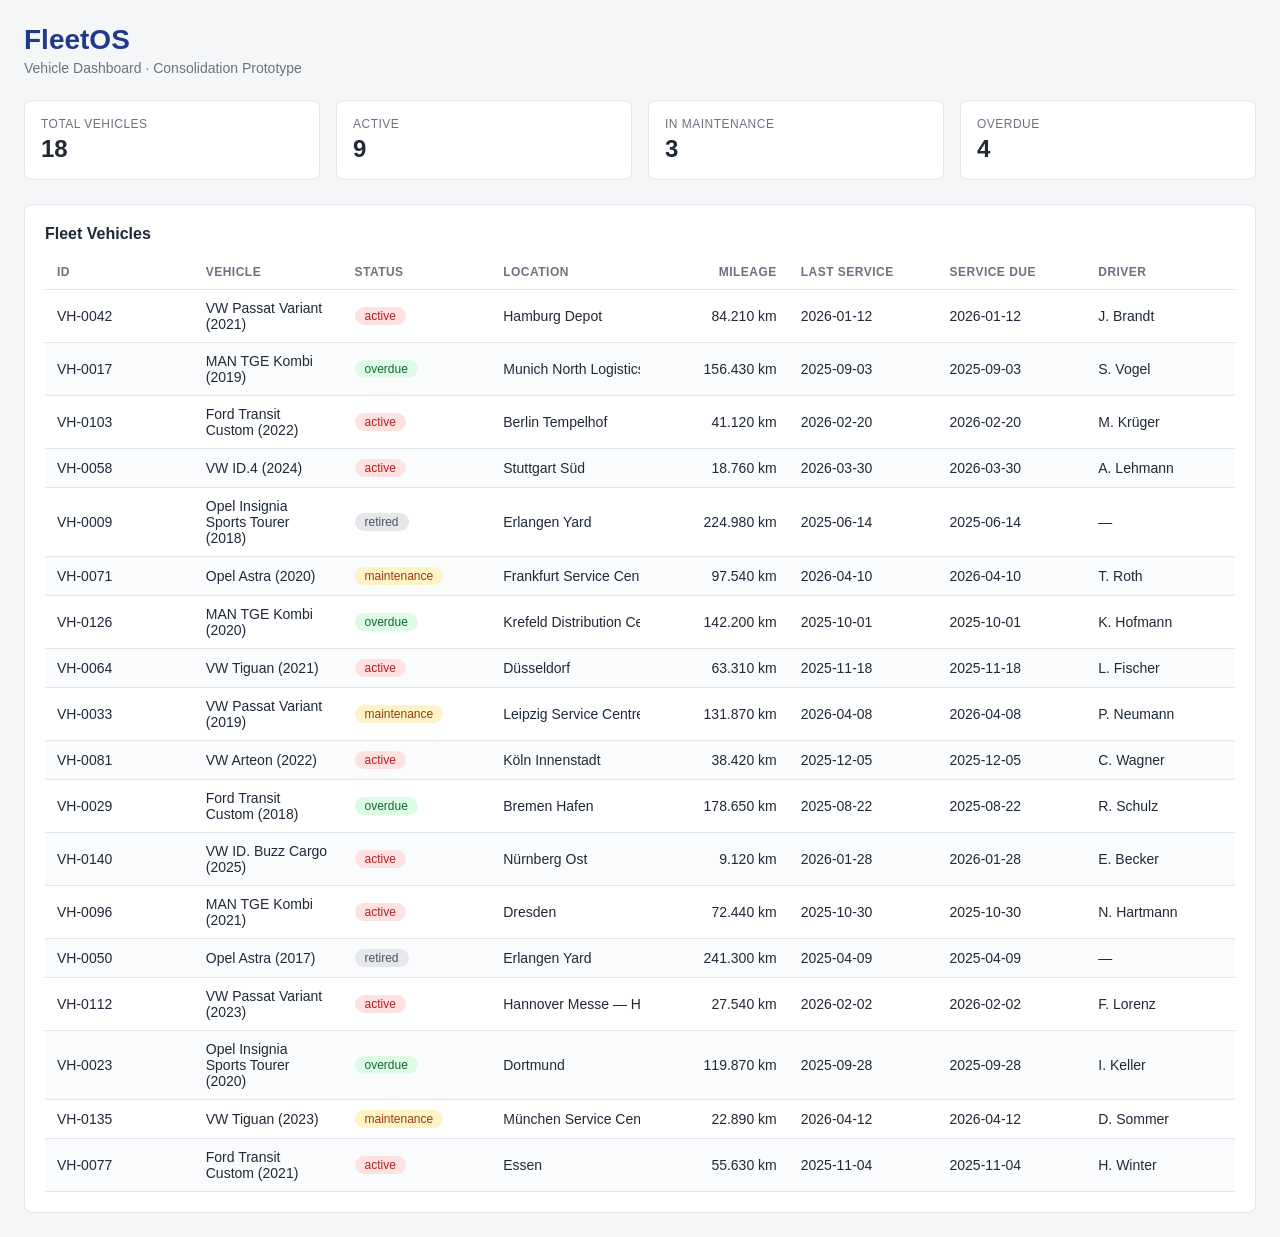
<file: 1_dashboard/starter/index.html>
<!doctype html>
<html lang="en">
  <head>
    <meta charset="utf-8" />
    <meta name="viewport" content="width=device-width, initial-scale=1" />
    <title>FleetOS — Vehicle Dashboard</title>
    <link rel="stylesheet" href="styles.css?v=starter" />
    <script src="app.js?v=starter" defer></script>
  </head>
  <body>
    <header class="page-header">
      <h1>FleetOS</h1>
      <p class="subtitle">Vehicle Dashboard · Consolidation Prototype</p>
    </header>

    <section class="summary" aria-label="Fleet summary">
      <div class="stat-card">
        <span class="stat-label">Total Vehicles</span>
        <span class="stat-value" id="stat-total">–</span>
      </div>
      <div class="stat-card">
        <span class="stat-label">Active</span>
        <span class="stat-value" id="stat-active">–</span>
      </div>
      <div class="stat-card">
        <span class="stat-label">In Maintenance</span>
        <span class="stat-value" id="stat-maintenance">–</span>
      </div>
      <div class="stat-card">
        <span class="stat-label">Overdue</span>
        <span class="stat-value" id="stat-overdue">–</span>
      </div>
    </section>

    <section class="panel">
      <h2>Fleet Vehicles</h2>
      <table id="vehicle-table">
        <thead>
          <tr>
            <th>ID</th>
            <th>Vehicle</th>
            <th>Status</th>
            <th>Location</th>
            <th class="num">Mileage</th>
            <th>Last Service</th>
            <th>Service Due</th>
            <th>Driver</th>
          </tr>
        </thead>
        <tbody id="vehicle-tbody"></tbody>
      </table>
    </section>
  </body>
</html>
</file>
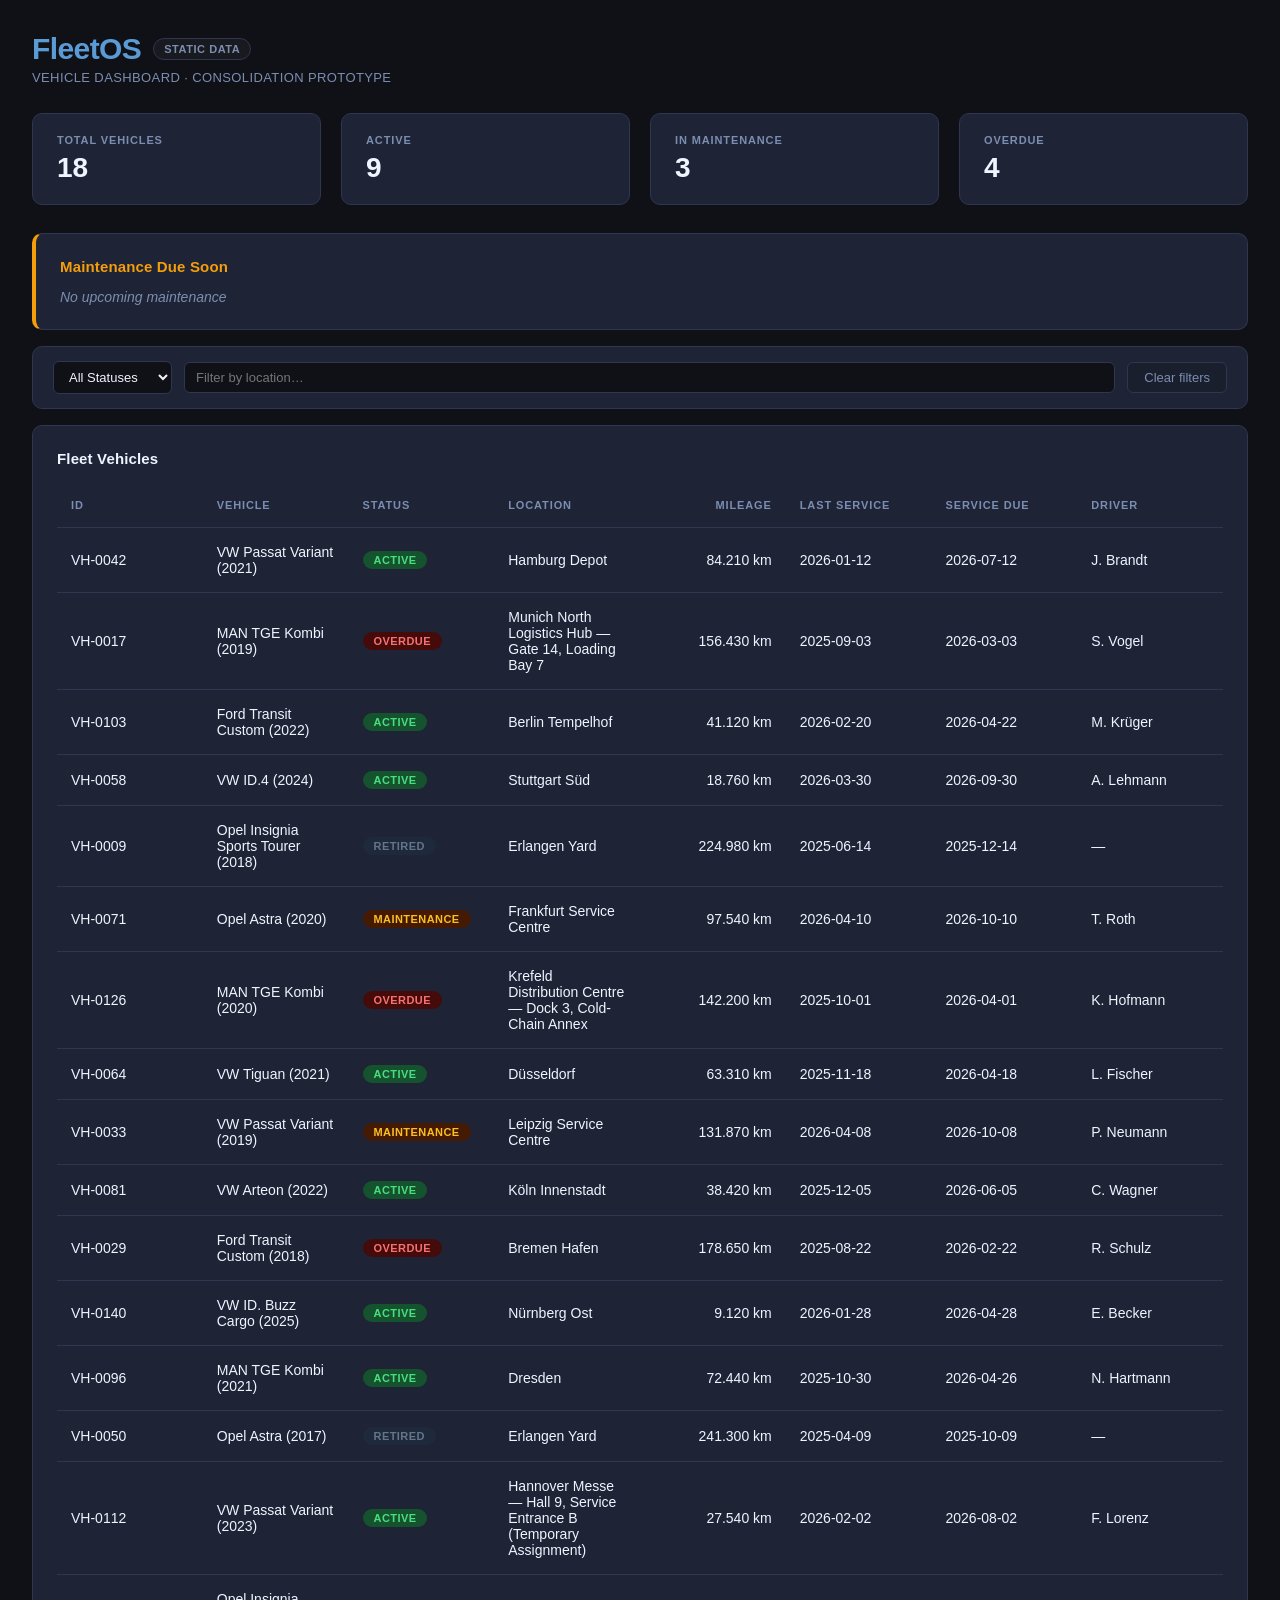
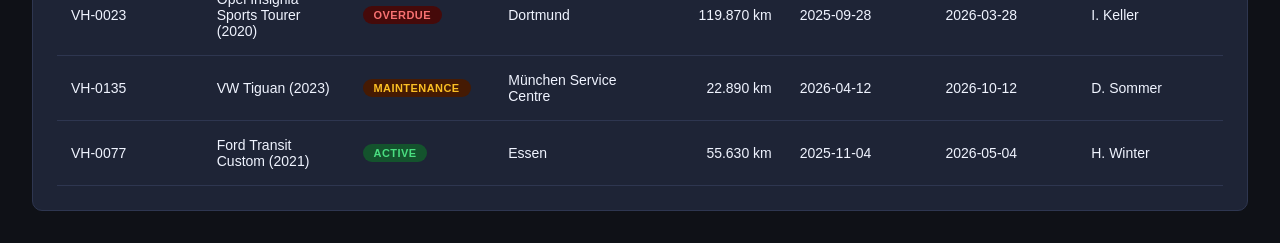
<file: 2_code_modernisation/dashboard/index.html>
<!doctype html>
<html lang="en">
  <head>
    <meta charset="utf-8" />
    <meta name="viewport" content="width=device-width, initial-scale=1" />
    <title>FleetOS — Vehicle Dashboard</title>
    <link rel="stylesheet" href="styles.css?v=starter" />
    <script src="app.js?v=starter" defer></script>
  </head>
  <body>
    <header class="page-header">
      <div class="header-row">
        <h1>FleetOS</h1>
        <span id="data-source-badge" class="data-source static">Static data</span>
      </div>
      <p class="subtitle">Vehicle Dashboard · Consolidation Prototype</p>
    </header>

    <section class="summary" aria-label="Fleet summary">
      <div class="stat-card">
        <span class="stat-label">Total Vehicles</span>
        <span class="stat-value" id="stat-total">–</span>
      </div>
      <div class="stat-card">
        <span class="stat-label">Active</span>
        <span class="stat-value" id="stat-active">–</span>
      </div>
      <div class="stat-card">
        <span class="stat-label">In Maintenance</span>
        <span class="stat-value" id="stat-maintenance">–</span>
      </div>
      <div class="stat-card">
        <span class="stat-label">Overdue</span>
        <span class="stat-value" id="stat-overdue">–</span>
      </div>
    </section>

    <section class="maintenance-alert" aria-label="Maintenance due soon">
      <h2>Maintenance Due Soon</h2>
      <div id="maintenance-list"></div>
    </section>

    <section class="filter-bar">
      <select id="filter-status">
        <option value="">All Statuses</option>
        <option value="active">Active</option>
        <option value="maintenance">Maintenance</option>
        <option value="overdue">Overdue</option>
      </select>
      <input id="filter-location" type="text" placeholder="Filter by location…" />
      <button id="filter-clear">Clear filters</button>
    </section>

    <section class="panel">
      <h2>Fleet Vehicles</h2>
      <table id="vehicle-table">
        <thead>
          <tr>
            <th>ID</th>
            <th>Vehicle</th>
            <th>Status</th>
            <th>Location</th>
            <th class="num">Mileage</th>
            <th>Last Service</th>
            <th>Service Due</th>
            <th>Driver</th>
          </tr>
        </thead>
        <tbody id="vehicle-tbody"></tbody>
      </table>
    </section>
  </body>
</html>
</file>
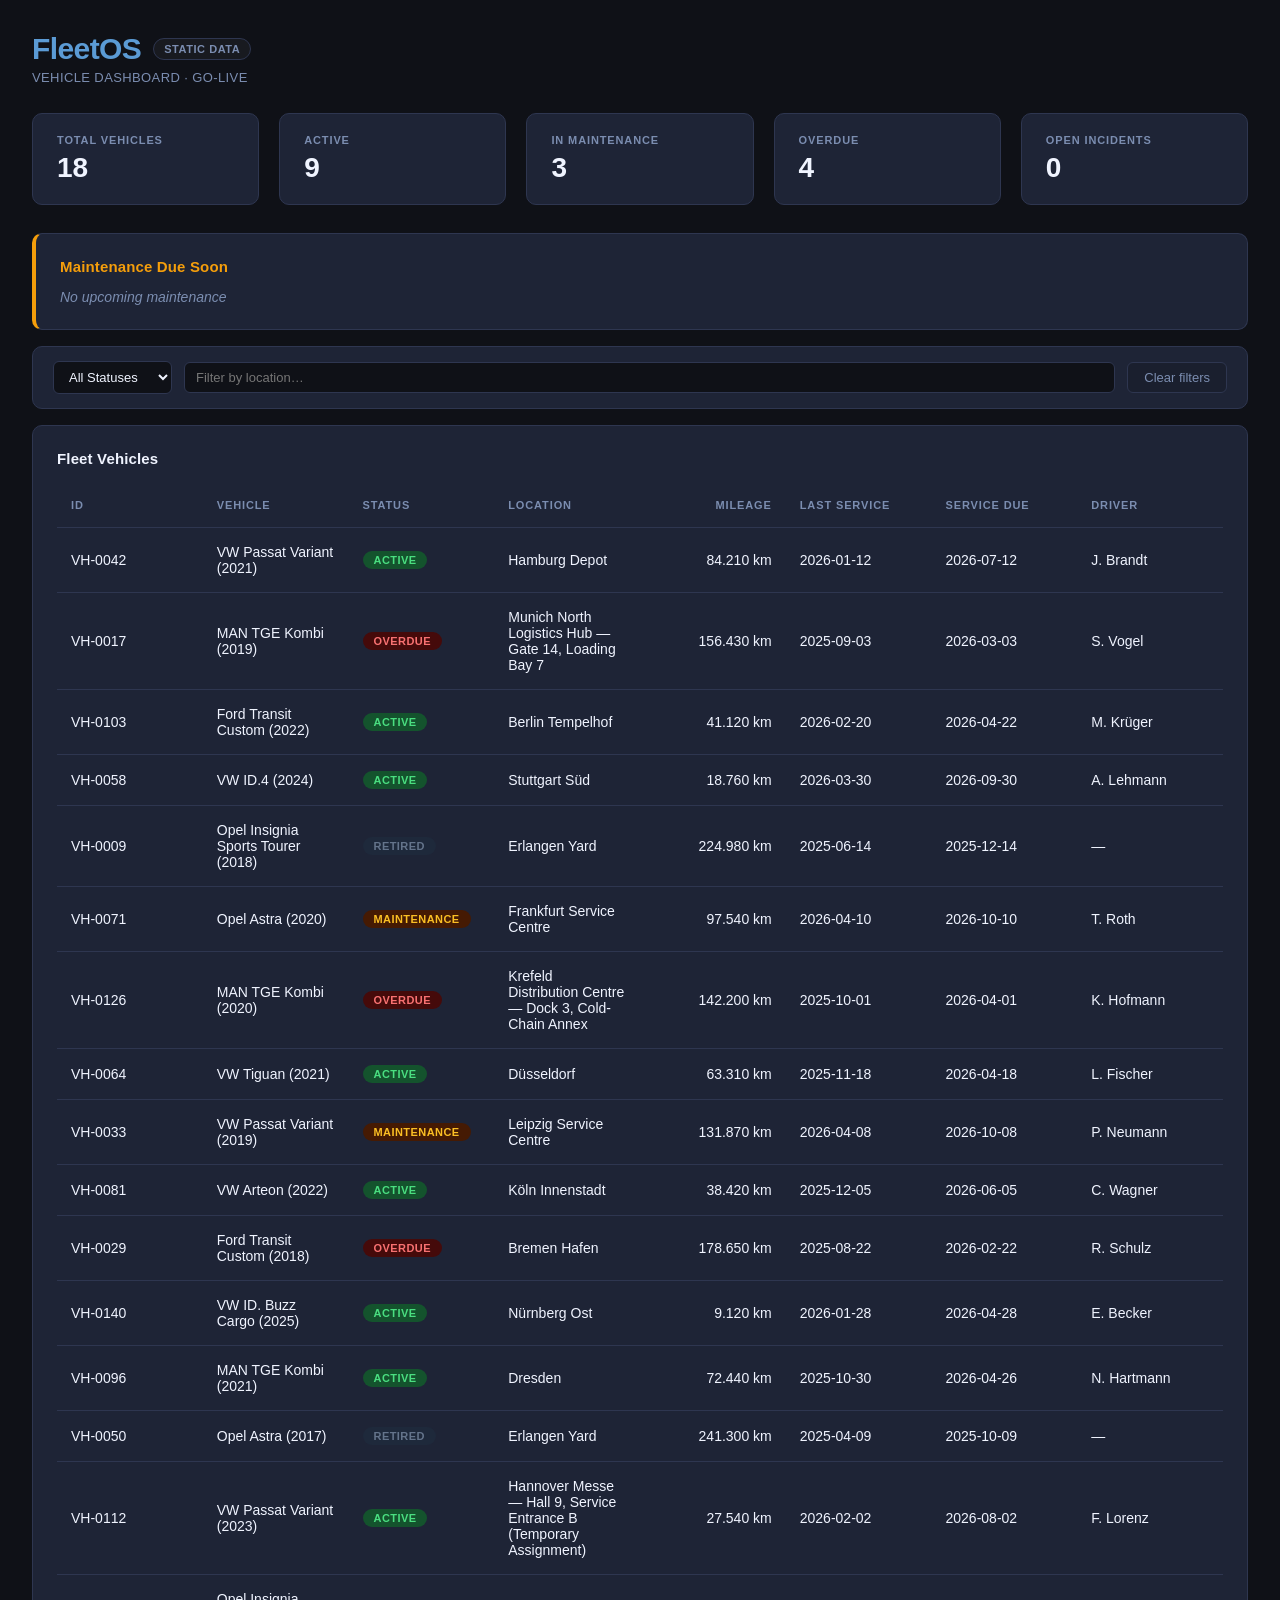
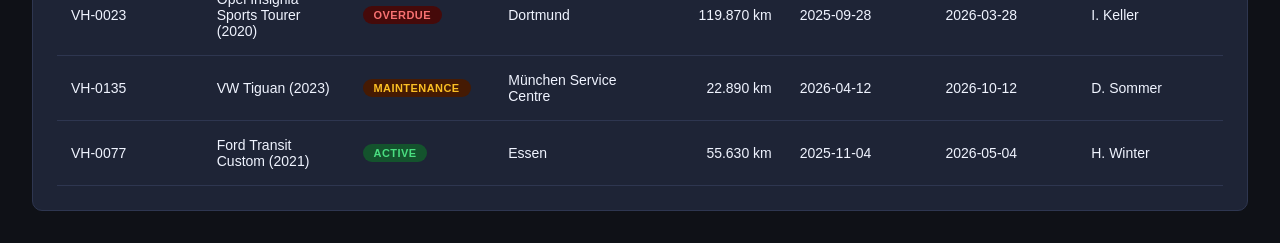
<file: 3_loops/dashboard/index.html>
<!doctype html>
<html lang="en">
  <head>
    <meta charset="utf-8" />
    <meta name="viewport" content="width=device-width, initial-scale=1" />
    <title>FleetOS — Vehicle Dashboard</title>
    <link rel="stylesheet" href="styles.css?v=starter" />
    <script src="app.js?v=starter" defer></script>
  </head>
  <body>
    <header class="page-header">
      <div class="header-row">
        <h1>FleetOS</h1>
        <span id="data-source-badge" class="data-source static">Static data</span>
      </div>
      <p class="subtitle">Vehicle Dashboard · Go-Live</p>
    </header>

    <section class="summary" aria-label="Fleet summary">
      <div class="stat-card">
        <span class="stat-label">Total Vehicles</span>
        <span class="stat-value" id="stat-total">–</span>
      </div>
      <div class="stat-card">
        <span class="stat-label">Active</span>
        <span class="stat-value" id="stat-active">–</span>
      </div>
      <div class="stat-card">
        <span class="stat-label">In Maintenance</span>
        <span class="stat-value" id="stat-maintenance">–</span>
      </div>
      <div class="stat-card">
        <span class="stat-label">Overdue</span>
        <span class="stat-value" id="stat-overdue">–</span>
      </div>
      <div class="stat-card">
        <span class="stat-label">Open Incidents</span>
        <span class="stat-value" id="stat-incidents">0</span>
      </div>
    </section>

    <section class="maintenance-alert" aria-label="Maintenance due soon">
      <h2>Maintenance Due Soon</h2>
      <div id="maintenance-list"></div>
    </section>

    <section class="filter-bar">
      <select id="filter-status">
        <option value="">All Statuses</option>
        <option value="active">Active</option>
        <option value="maintenance">Maintenance</option>
        <option value="overdue">Overdue</option>
      </select>
      <input id="filter-location" type="text" placeholder="Filter by location…" />
      <button id="filter-clear">Clear filters</button>
    </section>

    <section class="panel">
      <h2>Fleet Vehicles</h2>
      <table id="vehicle-table">
        <thead>
          <tr>
            <th>ID</th>
            <th>Vehicle</th>
            <th>Status</th>
            <th>Location</th>
            <th class="num">Mileage</th>
            <th>Last Service</th>
            <th>Service Due</th>
            <th>Driver</th>
          </tr>
        </thead>
        <tbody id="vehicle-tbody"></tbody>
      </table>
    </section>
  </body>
</html>
</file>
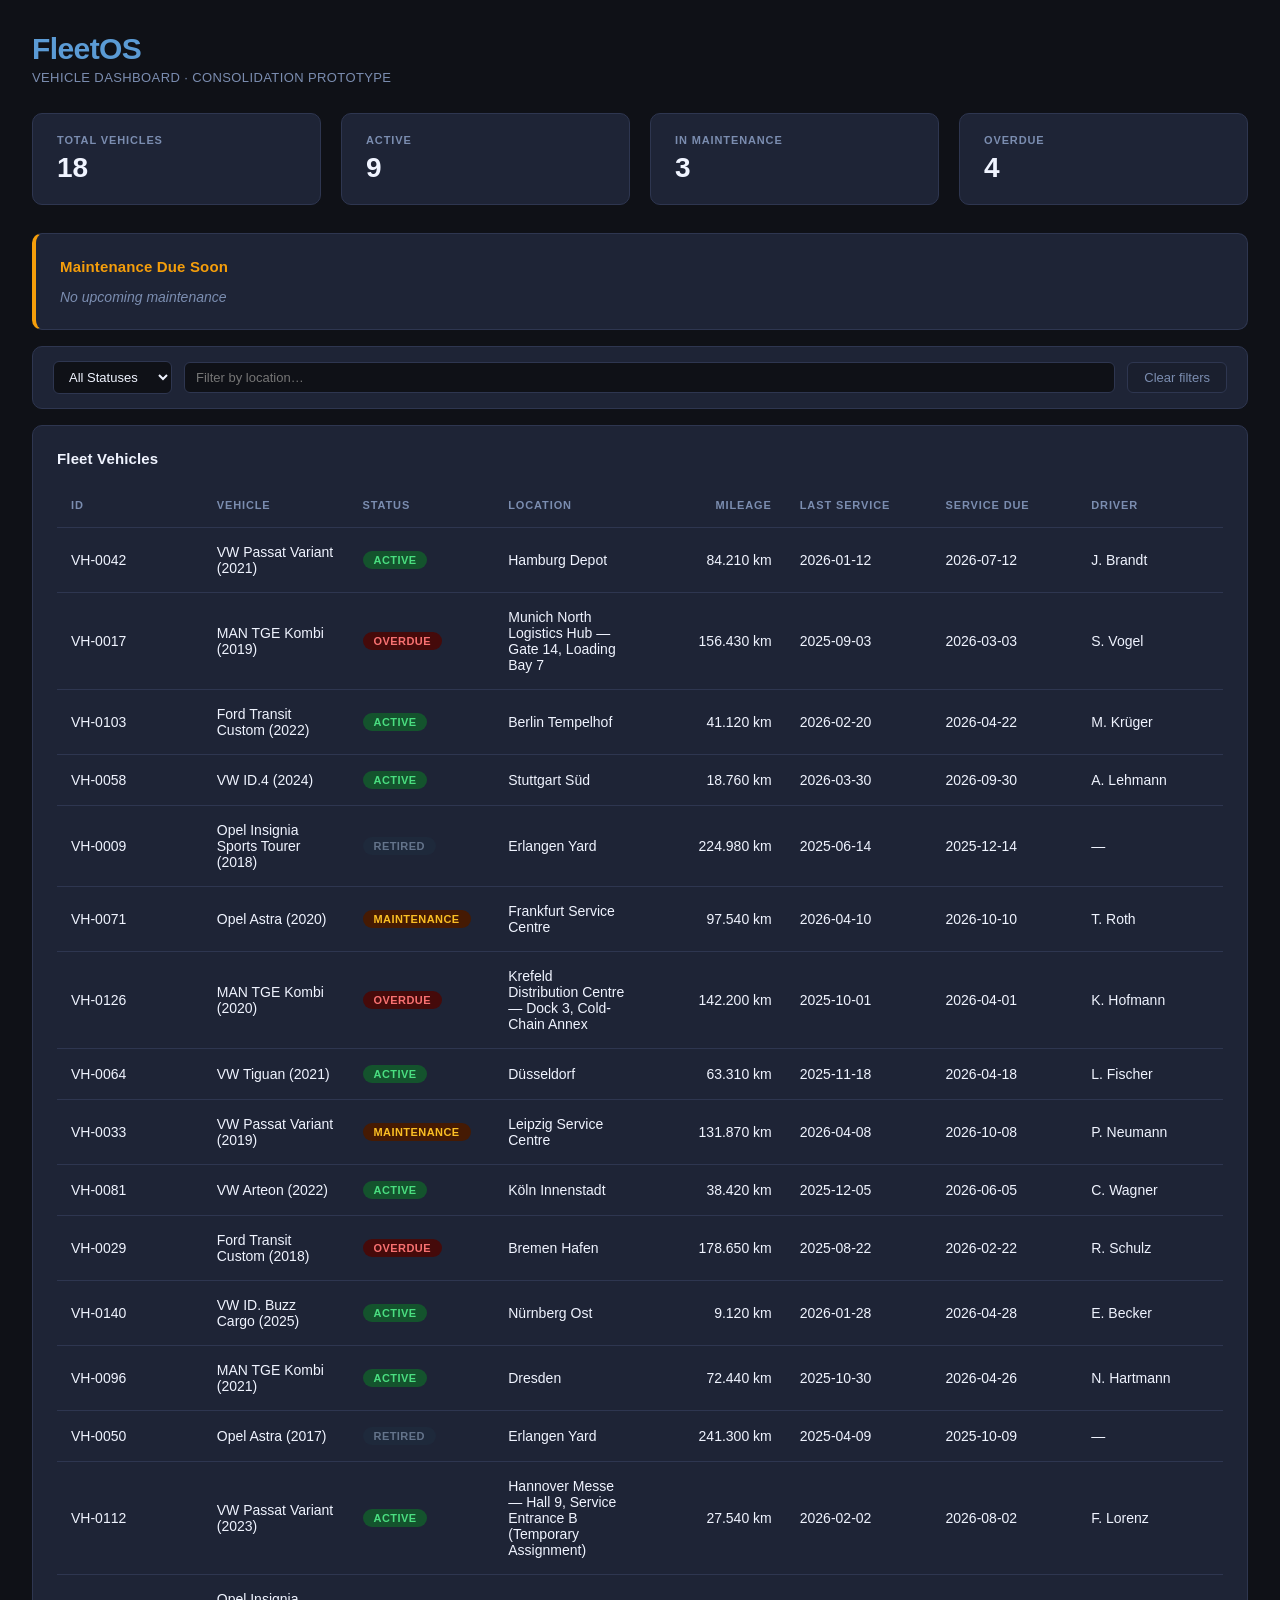
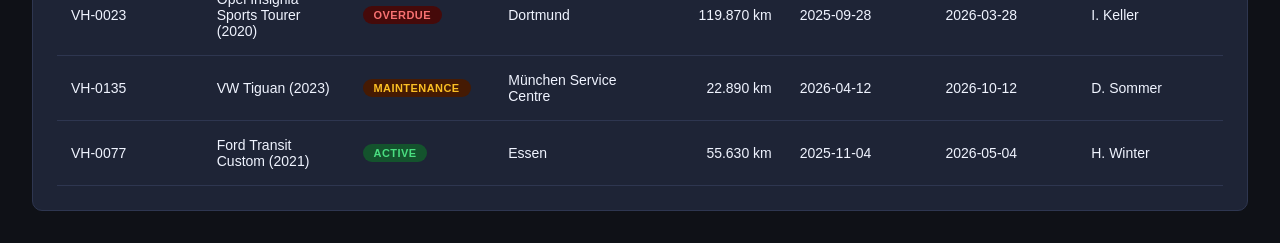
<file: solutions/1_dashboard/solution/index.html>
<!doctype html>
<html lang="en">
  <head>
    <meta charset="utf-8" />
    <meta name="viewport" content="width=device-width, initial-scale=1" />
    <title>FleetOS — Vehicle Dashboard</title>
    <link rel="stylesheet" href="styles.css?v=starter" />
    <script src="app.js?v=starter" defer></script>
  </head>
  <body>
    <header class="page-header">
      <h1>FleetOS</h1>
      <p class="subtitle">Vehicle Dashboard · Consolidation Prototype</p>
    </header>

    <section class="summary" aria-label="Fleet summary">
      <div class="stat-card">
        <span class="stat-label">Total Vehicles</span>
        <span class="stat-value" id="stat-total">–</span>
      </div>
      <div class="stat-card">
        <span class="stat-label">Active</span>
        <span class="stat-value" id="stat-active">–</span>
      </div>
      <div class="stat-card">
        <span class="stat-label">In Maintenance</span>
        <span class="stat-value" id="stat-maintenance">–</span>
      </div>
      <div class="stat-card">
        <span class="stat-label">Overdue</span>
        <span class="stat-value" id="stat-overdue">–</span>
      </div>
    </section>

    <section class="maintenance-alert" aria-label="Maintenance due soon">
      <h2>Maintenance Due Soon</h2>
      <div id="maintenance-list"></div>
    </section>

    <section class="filter-bar">
      <select id="filter-status">
        <option value="">All Statuses</option>
        <option value="active">Active</option>
        <option value="maintenance">Maintenance</option>
        <option value="overdue">Overdue</option>
      </select>
      <input id="filter-location" type="text" placeholder="Filter by location…" />
      <button id="filter-clear">Clear filters</button>
    </section>

    <section class="panel">
      <h2>Fleet Vehicles</h2>
      <table id="vehicle-table">
        <thead>
          <tr>
            <th>ID</th>
            <th>Vehicle</th>
            <th>Status</th>
            <th>Location</th>
            <th class="num">Mileage</th>
            <th>Last Service</th>
            <th>Service Due</th>
            <th>Driver</th>
          </tr>
        </thead>
        <tbody id="vehicle-tbody"></tbody>
      </table>
    </section>
  </body>
</html>
</file>
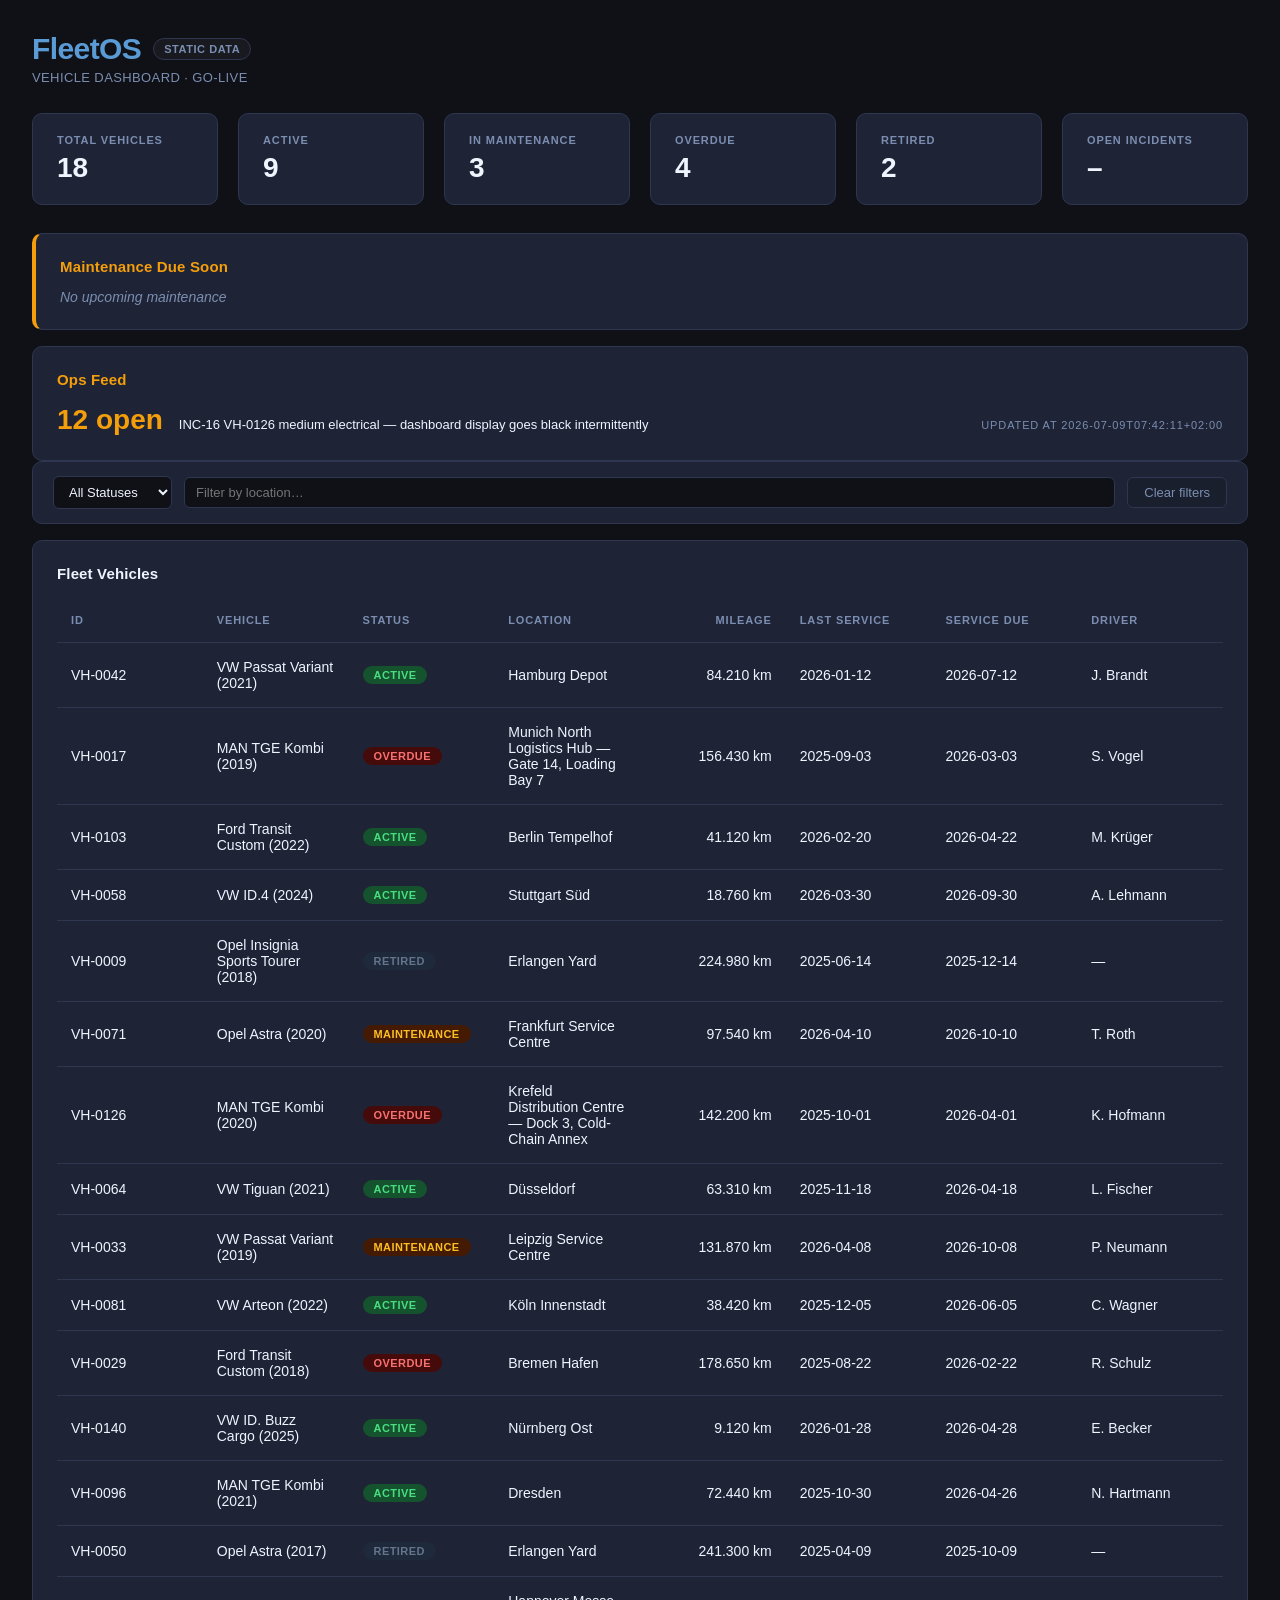
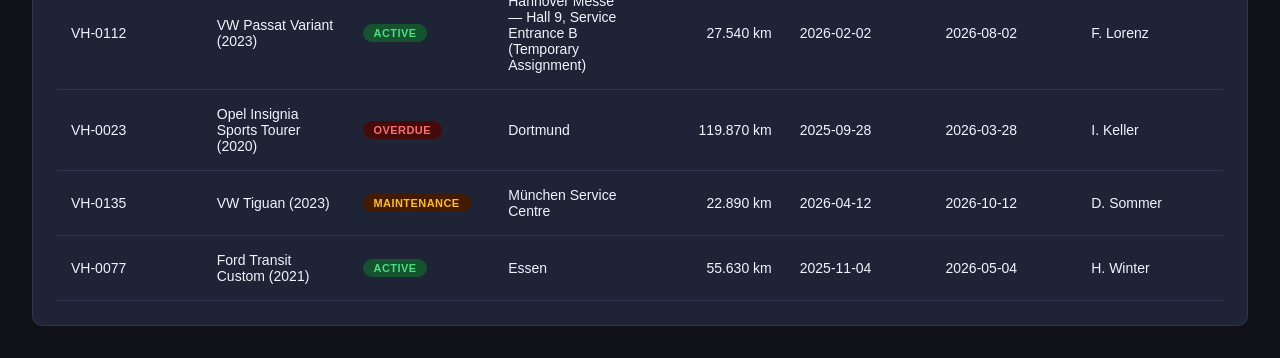
<file: solutions/3_loops/solution/dashboard/index.html>
<!doctype html>
<html lang="en">
  <head>
    <meta charset="utf-8" />
    <meta name="viewport" content="width=device-width, initial-scale=1" />
    <title>FleetOS — Vehicle Dashboard</title>
    <link rel="stylesheet" href="styles.css?v=solution" />
    <script src="app.js?v=solution" defer></script>
  </head>
  <body>
    <header class="page-header">
      <div class="header-row">
        <h1>FleetOS</h1>
        <span id="data-source-badge" class="data-source static">Static data</span>
      </div>
      <p class="subtitle">Vehicle Dashboard · Go-Live</p>
    </header>

    <section class="summary" aria-label="Fleet summary">
      <div class="stat-card">
        <span class="stat-label">Total Vehicles</span>
        <span class="stat-value" id="stat-total">–</span>
      </div>
      <div class="stat-card">
        <span class="stat-label">Active</span>
        <span class="stat-value" id="stat-active">–</span>
      </div>
      <div class="stat-card">
        <span class="stat-label">In Maintenance</span>
        <span class="stat-value" id="stat-maintenance">–</span>
      </div>
      <div class="stat-card">
        <span class="stat-label">Overdue</span>
        <span class="stat-value" id="stat-overdue">–</span>
      </div>
      <div class="stat-card">
        <span class="stat-label">Retired</span>
        <span class="stat-value" id="stat-retired">–</span>
      </div>
      <div class="stat-card">
        <span class="stat-label">Open Incidents</span>
        <span class="stat-value" id="stat-incidents">–</span>
      </div>
    </section>

    <section class="maintenance-alert" aria-label="Maintenance due soon">
      <h2>Maintenance Due Soon</h2>
      <div id="maintenance-list"></div>
    </section>

    <section class="panel ops-feed-panel" aria-label="Ops feed">
      <h2>Ops Feed</h2>
      <div id="ops-feed">
        <p class="ops-feed-waiting">Awaiting first loop run…</p>
      </div>
    </section>

    <section class="filter-bar">
      <select id="filter-status">
        <option value="">All Statuses</option>
        <option value="active">Active</option>
        <option value="maintenance">Maintenance</option>
        <option value="overdue">Overdue</option>
        <option value="retired">Retired</option>
      </select>
      <input id="filter-location" type="text" placeholder="Filter by location…" />
      <button id="filter-clear">Clear filters</button>
    </section>

    <section class="panel">
      <h2>Fleet Vehicles</h2>
      <table id="vehicle-table">
        <thead>
          <tr>
            <th>ID</th>
            <th>Vehicle</th>
            <th>Status</th>
            <th>Location</th>
            <th class="num">Mileage</th>
            <th>Last Service</th>
            <th>Service Due</th>
            <th>Driver</th>
          </tr>
        </thead>
        <tbody id="vehicle-tbody"></tbody>
      </table>
    </section>
  </body>
</html>
</file>
<file: 1_dashboard/starter/styles.css>
:root {
  --bg: #f5f6f8;
  --panel: #ffffff;
  --border: #e2e5ea;
  --text: #1f2937;
  --text-muted: #6b7280;
  --accent: #1e3a8a;
}

* {
  box-sizing: border-box;
}

body {
  margin: 0;
  padding: 24px;
  font-family: -apple-system, BlinkMacSystemFont, "Segoe UI", Roboto, sans-serif;
  font-size: 14px;
  color: var(--text);
  background: var(--bg);
}

.page-header h1 {
  margin: 0;
  font-size: 28px;
  font-weight: 600;
  color: var(--accent);
}

.subtitle {
  margin: 4px 0 0;
  color: var(--text-muted);
}

.summary {
  display: flex;
  gap: 16px;
  margin: 24px 0;
}

.stat-card {
  flex: 1;
  background: var(--panel);
  border: 1px solid var(--border);
  border-radius: 8px;
  padding: 16px;
  display: flex;
  flex-direction: column;
  gap: 4px;
}

.stat-label {
  font-size: 12px;
  text-transform: uppercase;
  letter-spacing: 0.04em;
  color: var(--text-muted);
}

.stat-value {
  font-size: 24px;
  font-weight: 600;
}

.panel {
  background: var(--panel);
  border: 1px solid var(--border);
  border-radius: 8px;
  padding: 20px;
}

.panel h2 {
  margin: 0 0 12px;
  font-size: 16px;
  font-weight: 600;
}

#vehicle-table {
  width: 100%;
  border-collapse: collapse;
  table-layout: fixed;
}

#vehicle-table th,
#vehicle-table td {
  text-align: left;
  padding: 10px 12px;
  border-bottom: 1px solid var(--border);
}

#vehicle-table th {
  font-size: 12px;
  text-transform: uppercase;
  letter-spacing: 0.04em;
  color: var(--text-muted);
  font-weight: 600;
}

#vehicle-table tbody tr:nth-child(even) {
  background: #fafbfc;
}

#vehicle-table .num {
  text-align: right;
  font-variant-numeric: tabular-nums;
}

.col-location {
  white-space: nowrap;
  max-width: 180px;
  overflow: hidden;
}

.status-pill {
  display: inline-block;
  padding: 2px 10px;
  border-radius: 999px;
  font-size: 12px;
  font-weight: 500;
}

.status-active {
  background: #fee2e2;
  color: #b91c1c;
}

.status-maintenance {
  background: #fef3c7;
  color: #92400e;
}

.status-overdue {
  background: #dcfce7;
  color: #166534;
}

.status-retired {
  background: #e5e7eb;
  color: #4b5563;
}
</file>
<file: 2_code_modernisation/dashboard/styles.css>
:root {
  --bg: #0f1117;
  --bg-surface: #1a1f2e;
  --panel: #1e2436;
  --border: #2e3650;
  --text: #f0f4ff;
  --text-muted: #7b8db0;
  --accent: #5b9bd5;
  --accent-dim: #1a3050;
}

* {
  box-sizing: border-box;
}

body {
  margin: 0;
  padding: 32px;
  font-family: "Inter", -apple-system, BlinkMacSystemFont, "Segoe UI", Roboto, sans-serif;
  font-size: 14px;
  color: var(--text);
  background: var(--bg);
}

.page-header {
  margin-bottom: 8px;
}

.header-row {
  display: flex;
  align-items: center;
  gap: 12px;
}

.data-source {
  font-size: 11px;
  font-weight: 600;
  letter-spacing: 0.05em;
  text-transform: uppercase;
  padding: 4px 10px;
  border-radius: 99px;
  border: 1px solid var(--border);
}

.data-source.static {
  background: rgba(255, 255, 255, 0.04);
  color: var(--text-muted);
}

.data-source.live {
  background: rgba(67, 184, 110, 0.15);
  color: #43b86e;
  border-color: rgba(67, 184, 110, 0.4);
}

.page-header h1 {
  margin: 0;
  font-size: 30px;
  font-weight: 700;
  color: var(--accent);
  letter-spacing: -0.02em;
}

.subtitle {
  margin: 4px 0 0;
  color: var(--text-muted);
  font-size: 13px;
  letter-spacing: 0.03em;
  text-transform: uppercase;
}

.summary {
  display: flex;
  gap: 20px;
  margin: 28px 0;
}

.stat-card {
  flex: 1;
  background: var(--panel);
  border: 1px solid var(--border);
  border-radius: 10px;
  padding: 20px 24px;
  display: flex;
  flex-direction: column;
  gap: 6px;
}

.stat-label {
  font-size: 11px;
  text-transform: uppercase;
  letter-spacing: 0.08em;
  color: var(--text-muted);
  font-weight: 600;
}

.stat-value {
  font-size: 28px;
  font-weight: 700;
  color: var(--text);
  font-variant-numeric: tabular-nums;
}

.panel {
  background: var(--panel);
  border: 1px solid var(--border);
  border-radius: 10px;
  padding: 24px;
}

.panel h2 {
  margin: 0 0 16px;
  font-size: 15px;
  font-weight: 600;
  color: var(--text);
  letter-spacing: 0.01em;
}

#vehicle-table {
  width: 100%;
  border-collapse: collapse;
  table-layout: fixed;
}

#vehicle-table th,
#vehicle-table td {
  text-align: left;
  padding: 16px 14px;
  border-bottom: 1px solid var(--border);
}

#vehicle-table th {
  font-size: 11px;
  text-transform: uppercase;
  letter-spacing: 0.08em;
  color: var(--text-muted);
  font-weight: 600;
}

#vehicle-table tbody tr {
  transition: background 0.1s;
}

#vehicle-table tbody tr:hover {
  background: var(--bg-surface);
}

#vehicle-table .num {
  text-align: right;
  font-variant-numeric: tabular-nums;
}

.col-location {
  max-width: 180px;
}

.filter-bar {
  display: flex;
  align-items: center;
  gap: 12px;
  background: var(--panel);
  border: 1px solid var(--border);
  border-radius: 10px;
  padding: 14px 20px;
  margin-bottom: 16px;
}

.filter-bar select,
.filter-bar input[type="text"] {
  padding: 7px 11px;
  border: 1px solid var(--border);
  border-radius: 6px;
  font-size: 13px;
  color: var(--text);
  background: var(--bg);
  outline: none;
}

.filter-bar select:focus,
.filter-bar input[type="text"]:focus {
  border-color: var(--accent);
  box-shadow: 0 0 0 2px var(--accent-dim);
}

.filter-bar input[type="text"] {
  flex: 1;
}

.filter-bar select option {
  background: var(--panel);
  color: var(--text);
}

.filter-bar button {
  padding: 7px 16px;
  border: 1px solid var(--border);
  border-radius: 6px;
  font-size: 13px;
  background: var(--bg-surface);
  color: var(--text-muted);
  cursor: pointer;
  white-space: nowrap;
  transition: background 0.1s, color 0.1s;
}

.filter-bar button:hover {
  background: var(--accent-dim);
  color: var(--accent);
  border-color: var(--accent);
}

.maintenance-alert {
  background: var(--panel);
  border: 1px solid var(--border);
  border-left: 4px solid #f59e0b;
  border-radius: 10px;
  padding: 24px;
  margin-bottom: 16px;
}

.maintenance-alert h2 {
  margin: 0 0 14px;
  font-size: 15px;
  font-weight: 600;
  color: #f59e0b;
  letter-spacing: 0.01em;
}

.maintenance-item {
  display: flex;
  align-items: center;
  gap: 14px;
  padding: 10px 0;
  border-bottom: 1px solid var(--border);
}

.maintenance-item:last-child {
  border-bottom: none;
}

.maintenance-id {
  font-size: 12px;
  font-weight: 700;
  color: var(--text-muted);
  width: 70px;
  flex-shrink: 0;
  font-variant-numeric: tabular-nums;
}

.maintenance-vehicle {
  flex: 1;
  font-weight: 500;
  color: var(--text);
}

.maintenance-days {
  font-size: 12px;
  font-weight: 700;
  color: #92400e;
  background: #f59e0b;
  padding: 3px 10px;
  border-radius: 999px;
}

.no-maintenance {
  margin: 0;
  color: var(--text-muted);
  font-style: italic;
}

.status-pill {
  display: inline-block;
  padding: 3px 11px;
  border-radius: 999px;
  font-size: 11px;
  font-weight: 700;
  letter-spacing: 0.04em;
  text-transform: uppercase;
}

.status-active {
  background: #14532d;
  color: #4ade80;
}

.status-maintenance {
  background: #451a03;
  color: #fbbf24;
}

.status-overdue {
  background: #450a0a;
  color: #f87171;
}

.status-retired {
  background: #1e293b;
  color: #64748b;
}
</file>
<file: 3_loops/dashboard/styles.css>
:root {
  --bg: #0f1117;
  --bg-surface: #1a1f2e;
  --panel: #1e2436;
  --border: #2e3650;
  --text: #f0f4ff;
  --text-muted: #7b8db0;
  --accent: #5b9bd5;
  --accent-dim: #1a3050;
}

* {
  box-sizing: border-box;
}

body {
  margin: 0;
  padding: 32px;
  font-family: "Inter", -apple-system, BlinkMacSystemFont, "Segoe UI", Roboto, sans-serif;
  font-size: 14px;
  color: var(--text);
  background: var(--bg);
}

.page-header {
  margin-bottom: 8px;
}

.header-row {
  display: flex;
  align-items: center;
  gap: 12px;
}

.data-source {
  font-size: 11px;
  font-weight: 600;
  letter-spacing: 0.05em;
  text-transform: uppercase;
  padding: 4px 10px;
  border-radius: 99px;
  border: 1px solid var(--border);
}

.data-source.static {
  background: rgba(255, 255, 255, 0.04);
  color: var(--text-muted);
}

.data-source.live {
  background: rgba(67, 184, 110, 0.15);
  color: #43b86e;
  border-color: rgba(67, 184, 110, 0.4);
}

.page-header h1 {
  margin: 0;
  font-size: 30px;
  font-weight: 700;
  color: var(--accent);
  letter-spacing: -0.02em;
}

.subtitle {
  margin: 4px 0 0;
  color: var(--text-muted);
  font-size: 13px;
  letter-spacing: 0.03em;
  text-transform: uppercase;
}

.summary {
  display: flex;
  gap: 20px;
  margin: 28px 0;
}

.stat-card {
  flex: 1;
  background: var(--panel);
  border: 1px solid var(--border);
  border-radius: 10px;
  padding: 20px 24px;
  display: flex;
  flex-direction: column;
  gap: 6px;
}

.stat-label {
  font-size: 11px;
  text-transform: uppercase;
  letter-spacing: 0.08em;
  color: var(--text-muted);
  font-weight: 600;
}

.stat-value {
  font-size: 28px;
  font-weight: 700;
  color: var(--text);
  font-variant-numeric: tabular-nums;
}

.panel {
  background: var(--panel);
  border: 1px solid var(--border);
  border-radius: 10px;
  padding: 24px;
}

.panel h2 {
  margin: 0 0 16px;
  font-size: 15px;
  font-weight: 600;
  color: var(--text);
  letter-spacing: 0.01em;
}

#vehicle-table {
  width: 100%;
  border-collapse: collapse;
  table-layout: fixed;
}

#vehicle-table th,
#vehicle-table td {
  text-align: left;
  padding: 16px 14px;
  border-bottom: 1px solid var(--border);
}

#vehicle-table th {
  font-size: 11px;
  text-transform: uppercase;
  letter-spacing: 0.08em;
  color: var(--text-muted);
  font-weight: 600;
}

#vehicle-table tbody tr {
  transition: background 0.1s;
}

#vehicle-table tbody tr:hover {
  background: var(--bg-surface);
}

#vehicle-table .num {
  text-align: right;
  font-variant-numeric: tabular-nums;
}

.col-location {
  max-width: 180px;
}

.filter-bar {
  display: flex;
  align-items: center;
  gap: 12px;
  background: var(--panel);
  border: 1px solid var(--border);
  border-radius: 10px;
  padding: 14px 20px;
  margin-bottom: 16px;
}

.filter-bar select,
.filter-bar input[type="text"] {
  padding: 7px 11px;
  border: 1px solid var(--border);
  border-radius: 6px;
  font-size: 13px;
  color: var(--text);
  background: var(--bg);
  outline: none;
}

.filter-bar select:focus,
.filter-bar input[type="text"]:focus {
  border-color: var(--accent);
  box-shadow: 0 0 0 2px var(--accent-dim);
}

.filter-bar input[type="text"] {
  flex: 1;
}

.filter-bar select option {
  background: var(--panel);
  color: var(--text);
}

.filter-bar button {
  padding: 7px 16px;
  border: 1px solid var(--border);
  border-radius: 6px;
  font-size: 13px;
  background: var(--bg-surface);
  color: var(--text-muted);
  cursor: pointer;
  white-space: nowrap;
  transition: background 0.1s, color 0.1s;
}

.filter-bar button:hover {
  background: var(--accent-dim);
  color: var(--accent);
  border-color: var(--accent);
}

.maintenance-alert {
  background: var(--panel);
  border: 1px solid var(--border);
  border-left: 4px solid #f59e0b;
  border-radius: 10px;
  padding: 24px;
  margin-bottom: 16px;
}

.maintenance-alert h2 {
  margin: 0 0 14px;
  font-size: 15px;
  font-weight: 600;
  color: #f59e0b;
  letter-spacing: 0.01em;
}

.maintenance-item {
  display: flex;
  align-items: center;
  gap: 14px;
  padding: 10px 0;
  border-bottom: 1px solid var(--border);
}

.maintenance-item:last-child {
  border-bottom: none;
}

.maintenance-id {
  font-size: 12px;
  font-weight: 700;
  color: var(--text-muted);
  width: 70px;
  flex-shrink: 0;
  font-variant-numeric: tabular-nums;
}

.maintenance-vehicle {
  flex: 1;
  font-weight: 500;
  color: var(--text);
}

.maintenance-days {
  font-size: 12px;
  font-weight: 700;
  color: #92400e;
  background: #f59e0b;
  padding: 3px 10px;
  border-radius: 999px;
}

.no-maintenance {
  margin: 0;
  color: var(--text-muted);
  font-style: italic;
}

.status-pill {
  display: inline-block;
  padding: 3px 11px;
  border-radius: 999px;
  font-size: 11px;
  font-weight: 700;
  letter-spacing: 0.04em;
  text-transform: uppercase;
}

.status-active {
  background: #14532d;
  color: #4ade80;
}

.status-maintenance {
  background: #451a03;
  color: #fbbf24;
}

.status-overdue {
  background: #450a0a;
  color: #f87171;
}

.status-retired {
  background: #1e293b;
  color: #64748b;
}
</file>
<file: solutions/1_dashboard/solution/styles.css>
:root {
  --bg: #0f1117;
  --bg-surface: #1a1f2e;
  --panel: #1e2436;
  --border: #2e3650;
  --text: #f0f4ff;
  --text-muted: #7b8db0;
  --accent: #5b9bd5;
  --accent-dim: #1a3050;
}

* {
  box-sizing: border-box;
}

body {
  margin: 0;
  padding: 32px;
  font-family: "Inter", -apple-system, BlinkMacSystemFont, "Segoe UI", Roboto, sans-serif;
  font-size: 14px;
  color: var(--text);
  background: var(--bg);
}

.page-header {
  margin-bottom: 8px;
}

.page-header h1 {
  margin: 0;
  font-size: 30px;
  font-weight: 700;
  color: var(--accent);
  letter-spacing: -0.02em;
}

.subtitle {
  margin: 4px 0 0;
  color: var(--text-muted);
  font-size: 13px;
  letter-spacing: 0.03em;
  text-transform: uppercase;
}

.summary {
  display: flex;
  gap: 20px;
  margin: 28px 0;
}

.stat-card {
  flex: 1;
  background: var(--panel);
  border: 1px solid var(--border);
  border-radius: 10px;
  padding: 20px 24px;
  display: flex;
  flex-direction: column;
  gap: 6px;
}

.stat-label {
  font-size: 11px;
  text-transform: uppercase;
  letter-spacing: 0.08em;
  color: var(--text-muted);
  font-weight: 600;
}

.stat-value {
  font-size: 28px;
  font-weight: 700;
  color: var(--text);
  font-variant-numeric: tabular-nums;
}

.panel {
  background: var(--panel);
  border: 1px solid var(--border);
  border-radius: 10px;
  padding: 24px;
}

.panel h2 {
  margin: 0 0 16px;
  font-size: 15px;
  font-weight: 600;
  color: var(--text);
  letter-spacing: 0.01em;
}

#vehicle-table {
  width: 100%;
  border-collapse: collapse;
  table-layout: fixed;
}

#vehicle-table th,
#vehicle-table td {
  text-align: left;
  padding: 16px 14px;
  border-bottom: 1px solid var(--border);
}

#vehicle-table th {
  font-size: 11px;
  text-transform: uppercase;
  letter-spacing: 0.08em;
  color: var(--text-muted);
  font-weight: 600;
}

#vehicle-table tbody tr {
  transition: background 0.1s;
}

#vehicle-table tbody tr:hover {
  background: var(--bg-surface);
}

#vehicle-table .num {
  text-align: right;
  font-variant-numeric: tabular-nums;
}

.col-location {
  max-width: 180px;
}

.filter-bar {
  display: flex;
  align-items: center;
  gap: 12px;
  background: var(--panel);
  border: 1px solid var(--border);
  border-radius: 10px;
  padding: 14px 20px;
  margin-bottom: 16px;
}

.filter-bar select,
.filter-bar input[type="text"] {
  padding: 7px 11px;
  border: 1px solid var(--border);
  border-radius: 6px;
  font-size: 13px;
  color: var(--text);
  background: var(--bg);
  outline: none;
}

.filter-bar select:focus,
.filter-bar input[type="text"]:focus {
  border-color: var(--accent);
  box-shadow: 0 0 0 2px var(--accent-dim);
}

.filter-bar input[type="text"] {
  flex: 1;
}

.filter-bar select option {
  background: var(--panel);
  color: var(--text);
}

.filter-bar button {
  padding: 7px 16px;
  border: 1px solid var(--border);
  border-radius: 6px;
  font-size: 13px;
  background: var(--bg-surface);
  color: var(--text-muted);
  cursor: pointer;
  white-space: nowrap;
  transition: background 0.1s, color 0.1s;
}

.filter-bar button:hover {
  background: var(--accent-dim);
  color: var(--accent);
  border-color: var(--accent);
}

.maintenance-alert {
  background: var(--panel);
  border: 1px solid var(--border);
  border-left: 4px solid #f59e0b;
  border-radius: 10px;
  padding: 24px;
  margin-bottom: 16px;
}

.maintenance-alert h2 {
  margin: 0 0 14px;
  font-size: 15px;
  font-weight: 600;
  color: #f59e0b;
  letter-spacing: 0.01em;
}

.maintenance-item {
  display: flex;
  align-items: center;
  gap: 14px;
  padding: 10px 0;
  border-bottom: 1px solid var(--border);
}

.maintenance-item:last-child {
  border-bottom: none;
}

.maintenance-id {
  font-size: 12px;
  font-weight: 700;
  color: var(--text-muted);
  width: 70px;
  flex-shrink: 0;
  font-variant-numeric: tabular-nums;
}

.maintenance-vehicle {
  flex: 1;
  font-weight: 500;
  color: var(--text);
}

.maintenance-days {
  font-size: 12px;
  font-weight: 700;
  color: #92400e;
  background: #f59e0b;
  padding: 3px 10px;
  border-radius: 999px;
}

.no-maintenance {
  margin: 0;
  color: var(--text-muted);
  font-style: italic;
}

.status-pill {
  display: inline-block;
  padding: 3px 11px;
  border-radius: 999px;
  font-size: 11px;
  font-weight: 700;
  letter-spacing: 0.04em;
  text-transform: uppercase;
}

.status-active {
  background: #14532d;
  color: #4ade80;
}

.status-maintenance {
  background: #451a03;
  color: #fbbf24;
}

.status-overdue {
  background: #450a0a;
  color: #f87171;
}

.status-retired {
  background: #1e293b;
  color: #64748b;
}
</file>
<file: solutions/3_loops/solution/dashboard/styles.css>
:root {
  --bg: #0f1117;
  --bg-surface: #1a1f2e;
  --panel: #1e2436;
  --border: #2e3650;
  --text: #f0f4ff;
  --text-muted: #7b8db0;
  --accent: #5b9bd5;
  --accent-dim: #1a3050;
}

* {
  box-sizing: border-box;
}

body {
  margin: 0;
  padding: 32px;
  font-family: "Inter", -apple-system, BlinkMacSystemFont, "Segoe UI", Roboto, sans-serif;
  font-size: 14px;
  color: var(--text);
  background: var(--bg);
}

.page-header {
  margin-bottom: 8px;
}

.header-row {
  display: flex;
  align-items: center;
  gap: 12px;
}

.data-source {
  font-size: 11px;
  font-weight: 600;
  letter-spacing: 0.05em;
  text-transform: uppercase;
  padding: 4px 10px;
  border-radius: 99px;
  border: 1px solid var(--border);
}

.data-source.static {
  background: rgba(255, 255, 255, 0.04);
  color: var(--text-muted);
}

.data-source.live {
  background: rgba(67, 184, 110, 0.15);
  color: #43b86e;
  border-color: rgba(67, 184, 110, 0.4);
}

.page-header h1 {
  margin: 0;
  font-size: 30px;
  font-weight: 700;
  color: var(--accent);
  letter-spacing: -0.02em;
}

.subtitle {
  margin: 4px 0 0;
  color: var(--text-muted);
  font-size: 13px;
  letter-spacing: 0.03em;
  text-transform: uppercase;
}

.summary {
  display: flex;
  gap: 20px;
  margin: 28px 0;
}

.stat-card {
  flex: 1;
  background: var(--panel);
  border: 1px solid var(--border);
  border-radius: 10px;
  padding: 20px 24px;
  display: flex;
  flex-direction: column;
  gap: 6px;
}

.stat-label {
  font-size: 11px;
  text-transform: uppercase;
  letter-spacing: 0.08em;
  color: var(--text-muted);
  font-weight: 600;
}

.stat-value {
  font-size: 28px;
  font-weight: 700;
  color: var(--text);
  font-variant-numeric: tabular-nums;
}

.panel {
  background: var(--panel);
  border: 1px solid var(--border);
  border-radius: 10px;
  padding: 24px;
}

.panel h2 {
  margin: 0 0 16px;
  font-size: 15px;
  font-weight: 600;
  color: var(--text);
  letter-spacing: 0.01em;
}

#vehicle-table {
  width: 100%;
  border-collapse: collapse;
  table-layout: fixed;
}

#vehicle-table th,
#vehicle-table td {
  text-align: left;
  padding: 16px 14px;
  border-bottom: 1px solid var(--border);
}

#vehicle-table th {
  font-size: 11px;
  text-transform: uppercase;
  letter-spacing: 0.08em;
  color: var(--text-muted);
  font-weight: 600;
}

#vehicle-table tbody tr {
  transition: background 0.1s;
}

#vehicle-table tbody tr:hover {
  background: var(--bg-surface);
}

#vehicle-table .num {
  text-align: right;
  font-variant-numeric: tabular-nums;
}

.col-location {
  max-width: 180px;
}

.filter-bar {
  display: flex;
  align-items: center;
  gap: 12px;
  background: var(--panel);
  border: 1px solid var(--border);
  border-radius: 10px;
  padding: 14px 20px;
  margin-bottom: 16px;
}

.filter-bar select,
.filter-bar input[type="text"] {
  padding: 7px 11px;
  border: 1px solid var(--border);
  border-radius: 6px;
  font-size: 13px;
  color: var(--text);
  background: var(--bg);
  outline: none;
}

.filter-bar select:focus,
.filter-bar input[type="text"]:focus {
  border-color: var(--accent);
  box-shadow: 0 0 0 2px var(--accent-dim);
}

.filter-bar input[type="text"] {
  flex: 1;
}

.filter-bar select option {
  background: var(--panel);
  color: var(--text);
}

.filter-bar button {
  padding: 7px 16px;
  border: 1px solid var(--border);
  border-radius: 6px;
  font-size: 13px;
  background: var(--bg-surface);
  color: var(--text-muted);
  cursor: pointer;
  white-space: nowrap;
  transition: background 0.1s, color 0.1s;
}

.filter-bar button:hover {
  background: var(--accent-dim);
  color: var(--accent);
  border-color: var(--accent);
}

.maintenance-alert {
  background: var(--panel);
  border: 1px solid var(--border);
  border-left: 4px solid #f59e0b;
  border-radius: 10px;
  padding: 24px;
  margin-bottom: 16px;
}

.maintenance-alert h2 {
  margin: 0 0 14px;
  font-size: 15px;
  font-weight: 600;
  color: #f59e0b;
  letter-spacing: 0.01em;
}

.maintenance-item {
  display: flex;
  align-items: center;
  gap: 14px;
  padding: 10px 0;
  border-bottom: 1px solid var(--border);
}

.maintenance-item:last-child {
  border-bottom: none;
}

.maintenance-id {
  font-size: 12px;
  font-weight: 700;
  color: var(--text-muted);
  width: 70px;
  flex-shrink: 0;
  font-variant-numeric: tabular-nums;
}

.maintenance-vehicle {
  flex: 1;
  font-weight: 500;
  color: var(--text);
}

.maintenance-days {
  font-size: 12px;
  font-weight: 700;
  color: #92400e;
  background: #f59e0b;
  padding: 3px 10px;
  border-radius: 999px;
}

.no-maintenance {
  margin: 0;
  color: var(--text-muted);
  font-style: italic;
}

.status-pill {
  display: inline-block;
  padding: 3px 11px;
  border-radius: 999px;
  font-size: 11px;
  font-weight: 700;
  letter-spacing: 0.04em;
  text-transform: uppercase;
}

.status-active {
  background: #14532d;
  color: #4ade80;
}

.status-maintenance {
  background: #451a03;
  color: #fbbf24;
}

.status-overdue {
  background: #450a0a;
  color: #f87171;
}

.status-retired {
  background: #1e293b;
  color: #64748b;
}

/* ── Ops Feed (Challenge 5) ─────────────────────────────────────────── */
.ops-feed-panel h2 {
  color: #f59e0b;
}
.ops-feed .ops-feed-waiting,
#ops-feed .ops-feed-waiting {
  color: var(--text-muted);
  font-size: 13px;
}
.ops-feed-row {
  display: flex;
  align-items: baseline;
  gap: 16px;
}
.ops-feed-count {
  font-size: 28px;
  font-weight: 700;
  font-variant-numeric: tabular-nums;
  color: #f59e0b;
}
.ops-feed-last {
  color: var(--text);
  font-size: 13px;
  flex: 1;
}
.ops-feed-updated {
  color: var(--text-muted);
  font-size: 11px;
  text-transform: uppercase;
  letter-spacing: 0.08em;
}
</file>
